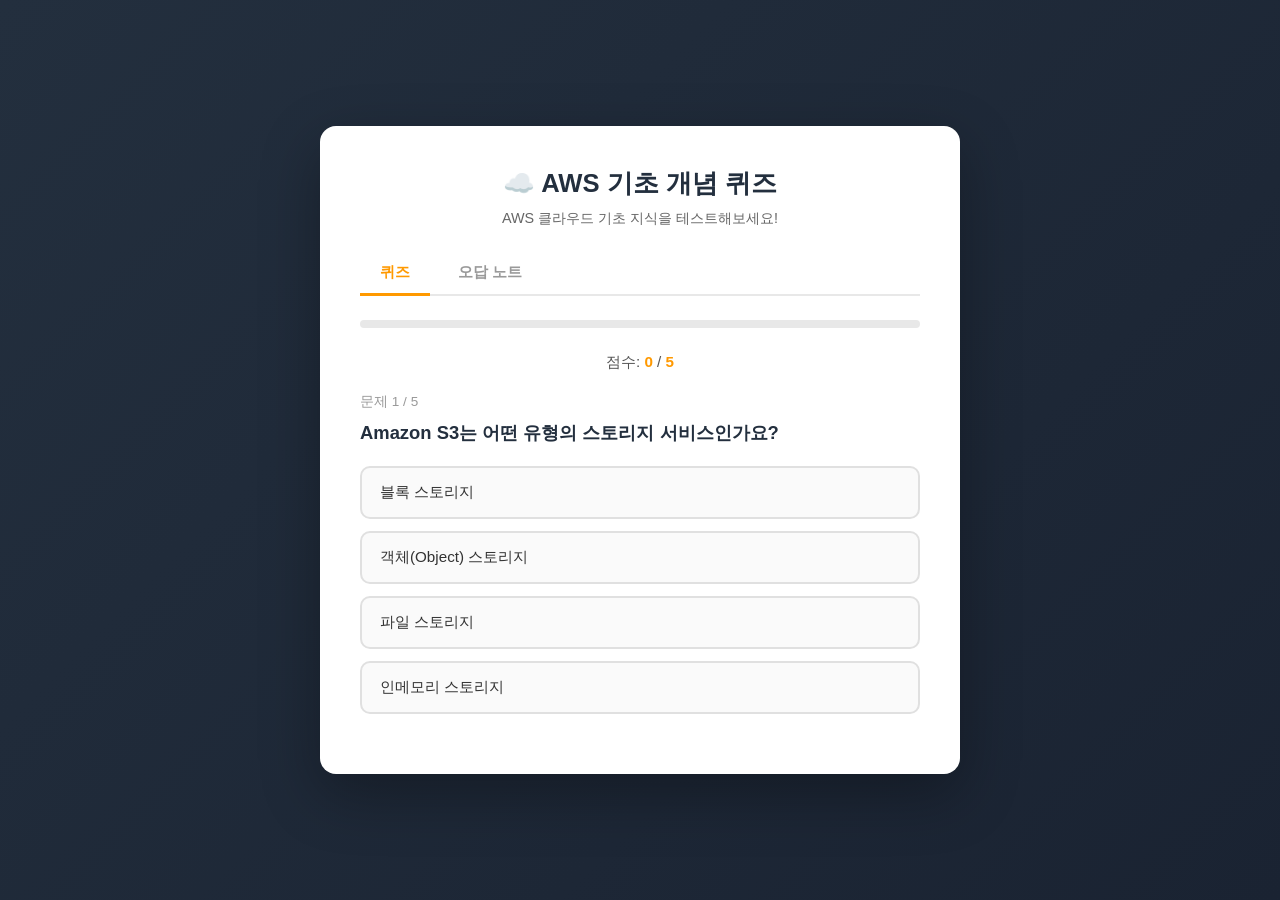
<file: 1.quiz-app/2.vibe-coded/index.html>
<!doctype html>
<html lang="ko">
  <head>
    <meta charset="UTF-8" />
    <meta name="viewport" content="width=device-width, initial-scale=1.0" />
    <title>AWS 기초 개념 퀴즈</title>
    <style>
      * {
        margin: 0;
        padding: 0;
        box-sizing: border-box;
      }

      body {
        font-family:
          -apple-system, BlinkMacSystemFont, "Segoe UI", Roboto, sans-serif;
        background: linear-gradient(135deg, #232f3e 0%, #1a2332 100%);
        min-height: 100vh;
        display: flex;
        align-items: center;
        justify-content: center;
        padding: 20px;
      }

      .container {
        background: #fff;
        border-radius: 16px;
        box-shadow: 0 20px 60px rgba(0, 0, 0, 0.3);
        max-width: 640px;
        width: 100%;
        padding: 40px;
      }

      h1 {
        text-align: center;
        color: #232f3e;
        margin-bottom: 8px;
        font-size: 1.6rem;
      }

      .subtitle {
        text-align: center;
        color: #666;
        margin-bottom: 24px;
        font-size: 0.9rem;
      }

      .nav-tabs {
        display: flex;
        gap: 8px;
        margin-bottom: 24px;
        border-bottom: 2px solid #e8e8e8;
        padding-bottom: 0;
      }

      .nav-tab {
        padding: 10px 20px;
        border: none;
        background: none;
        font-size: 0.95rem;
        font-weight: 600;
        color: #999;
        cursor: pointer;
        border-bottom: 3px solid transparent;
        margin-bottom: -2px;
        transition: all 0.2s ease;
      }

      .nav-tab:hover {
        color: #555;
      }

      .nav-tab.active {
        color: #ff9900;
        border-bottom-color: #ff9900;
      }

      .nav-tab .badge {
        display: inline-block;
        background: #c62828;
        color: #fff;
        font-size: 0.7rem;
        padding: 2px 6px;
        border-radius: 10px;
        margin-left: 6px;
        font-weight: 700;
      }

      .progress-bar {
        background: #e8e8e8;
        border-radius: 20px;
        height: 8px;
        margin-bottom: 24px;
        overflow: hidden;
      }

      .progress-bar-fill {
        background: linear-gradient(90deg, #ff9900, #ffb84d);
        height: 100%;
        border-radius: 20px;
        transition: width 0.4s ease;
      }

      .score-display {
        text-align: center;
        font-size: 0.95rem;
        color: #555;
        margin-bottom: 20px;
      }

      .score-display span {
        font-weight: 700;
        color: #ff9900;
      }

      .question-number {
        font-size: 0.85rem;
        color: #999;
        margin-bottom: 8px;
      }

      .question-text {
        font-size: 1.15rem;
        font-weight: 600;
        color: #232f3e;
        margin-bottom: 20px;
        line-height: 1.5;
      }

      .options {
        display: flex;
        flex-direction: column;
        gap: 12px;
        margin-bottom: 20px;
      }

      .option-btn {
        padding: 14px 18px;
        border: 2px solid #e0e0e0;
        border-radius: 10px;
        background: #fafafa;
        cursor: pointer;
        font-size: 0.95rem;
        text-align: left;
        transition: all 0.2s ease;
        color: #333;
      }

      .option-btn:hover:not(:disabled) {
        border-color: #ff9900;
        background: #fff8ee;
      }

      .option-btn:disabled {
        cursor: default;
      }

      .option-btn.correct {
        border-color: #2e7d32;
        background: #e8f5e9;
        color: #2e7d32;
        font-weight: 600;
      }

      .option-btn.wrong {
        border-color: #c62828;
        background: #ffebee;
        color: #c62828;
      }

      .explanation {
        background: #f5f5f5;
        border-left: 4px solid #ff9900;
        padding: 14px 18px;
        border-radius: 0 8px 8px 0;
        margin-bottom: 20px;
        font-size: 0.9rem;
        line-height: 1.6;
        color: #444;
        display: none;
      }

      .explanation.show {
        display: block;
      }

      .next-btn {
        display: none;
        width: 100%;
        padding: 14px;
        background: linear-gradient(135deg, #ff9900, #ffb84d);
        color: #fff;
        border: none;
        border-radius: 10px;
        font-size: 1rem;
        font-weight: 600;
        cursor: pointer;
        transition:
          transform 0.2s ease,
          box-shadow 0.2s ease;
      }

      .next-btn:hover {
        transform: translateY(-2px);
        box-shadow: 0 4px 12px rgba(255, 153, 0, 0.4);
      }

      .next-btn.show {
        display: block;
      }

      .result-section {
        text-align: center;
        display: none;
      }

      .result-section.show {
        display: block;
      }

      .result-emoji {
        font-size: 3rem;
        margin-bottom: 16px;
      }

      .result-score {
        font-size: 1.8rem;
        font-weight: 700;
        color: #232f3e;
        margin-bottom: 8px;
      }

      .result-message {
        color: #666;
        margin-bottom: 24px;
        font-size: 1rem;
      }

      .result-buttons {
        display: flex;
        gap: 12px;
        justify-content: center;
        flex-wrap: wrap;
      }

      .reset-btn {
        padding: 14px 32px;
        background: #232f3e;
        color: #fff;
        border: none;
        border-radius: 10px;
        font-size: 1rem;
        font-weight: 600;
        cursor: pointer;
        transition: background 0.2s ease;
      }

      .reset-btn:hover {
        background: #37475a;
      }

      .retry-wrong-btn {
        padding: 14px 32px;
        background: #c62828;
        color: #fff;
        border: none;
        border-radius: 10px;
        font-size: 1rem;
        font-weight: 600;
        cursor: pointer;
        transition: background 0.2s ease;
      }

      .retry-wrong-btn:hover {
        background: #e53935;
      }

      .retry-wrong-btn:disabled {
        background: #ccc;
        cursor: default;
      }

      .retry-badge {
        display: none;
        text-align: center;
        background: #ffebee;
        color: #c62828;
        padding: 8px 16px;
        border-radius: 8px;
        font-size: 0.85rem;
        font-weight: 600;
        margin-bottom: 16px;
      }

      .retry-badge.show {
        display: block;
      }

      /* Scrapbook styles */
      .scrapbook-section {
        display: none;
      }

      .scrapbook-section.show {
        display: block;
      }

      .scrapbook-empty {
        text-align: center;
        padding: 40px 20px;
        color: #999;
      }

      .scrapbook-empty-icon {
        font-size: 2.5rem;
        margin-bottom: 12px;
      }

      .scrapbook-empty-text {
        font-size: 0.95rem;
      }

      .scrap-card {
        border: 2px solid #ffcdd2;
        border-radius: 12px;
        padding: 18px;
        margin-bottom: 16px;
        background: #fff;
      }

      .scrap-card-header {
        display: flex;
        justify-content: space-between;
        align-items: center;
        margin-bottom: 10px;
      }

      .scrap-card-number {
        font-size: 0.8rem;
        color: #c62828;
        font-weight: 600;
        background: #ffebee;
        padding: 3px 10px;
        border-radius: 12px;
      }

      .scrap-card-remove {
        background: none;
        border: none;
        color: #999;
        cursor: pointer;
        font-size: 1.2rem;
        padding: 4px 8px;
        border-radius: 6px;
        transition: all 0.2s;
      }

      .scrap-card-remove:hover {
        background: #ffebee;
        color: #c62828;
      }

      .scrap-card-question {
        font-weight: 600;
        color: #232f3e;
        margin-bottom: 10px;
        font-size: 0.95rem;
        line-height: 1.4;
      }

      .scrap-card-answer {
        display: flex;
        gap: 8px;
        margin-bottom: 6px;
        font-size: 0.85rem;
      }

      .scrap-label {
        font-weight: 600;
        white-space: nowrap;
      }

      .scrap-label.wrong {
        color: #c62828;
      }

      .scrap-label.correct {
        color: #2e7d32;
      }

      .scrap-card-explanation {
        margin-top: 10px;
        padding-top: 10px;
        border-top: 1px solid #eee;
        font-size: 0.85rem;
        color: #666;
        line-height: 1.5;
      }

      .scrapbook-actions {
        margin-top: 20px;
        text-align: center;
      }

      .clear-scrap-btn {
        padding: 10px 24px;
        background: #f5f5f5;
        color: #666;
        border: 2px solid #e0e0e0;
        border-radius: 8px;
        font-size: 0.9rem;
        font-weight: 600;
        cursor: pointer;
        transition: all 0.2s;
      }

      .clear-scrap-btn:hover {
        background: #ffebee;
        border-color: #c62828;
        color: #c62828;
      }
    </style>
  </head>
  <body>
    <div class="container">
      <h1>☁️ AWS 기초 개념 퀴즈</h1>
      <p class="subtitle">AWS 클라우드 기초 지식을 테스트해보세요!</p>

      <div class="nav-tabs">
        <button class="nav-tab active" id="tabQuiz" onclick="switchTab('quiz')">
          퀴즈
        </button>
        <button
          class="nav-tab"
          id="tabScrapbook"
          onclick="switchTab('scrapbook')"
        >
          오답 노트
          <span class="badge" id="scrapBadge" style="display: none">0</span>
        </button>
      </div>

      <!-- Quiz Tab -->
      <div id="quizTab">
        <div class="progress-bar">
          <div class="progress-bar-fill" id="progressFill"></div>
        </div>

        <div class="score-display">
          점수: <span id="scoreText">0</span> / <span id="totalText">5</span>
        </div>

        <div id="quizSection">
          <div class="retry-badge" id="retryBadge">
            🔄 틀린 문제 다시 풀기 모드
          </div>
          <p class="question-number" id="questionNumber"></p>
          <p class="question-text" id="questionText"></p>
          <div class="options" id="optionsContainer"></div>
          <div class="explanation" id="explanation"></div>
          <button class="next-btn" id="nextBtn" onclick="nextQuestion()">
            다음 문제
          </button>
        </div>

        <div class="result-section" id="resultSection">
          <div class="result-emoji" id="resultEmoji"></div>
          <div class="result-score" id="resultScore"></div>
          <p class="result-message" id="resultMessage"></p>
          <div class="result-buttons">
            <button class="reset-btn" onclick="resetQuiz()">
              전체 다시 풀기
            </button>
            <button
              class="retry-wrong-btn"
              id="retryWrongBtn"
              onclick="retryWrong()"
            >
              틀린 문제만 다시 풀기
            </button>
          </div>
        </div>
      </div>

      <!-- Scrapbook Tab -->
      <div class="scrapbook-section" id="scrapbookTab">
        <div id="scrapbookContent"></div>
        <div
          class="scrapbook-actions"
          id="scrapbookActions"
          style="display: none"
        >
          <button class="clear-scrap-btn" onclick="clearScrapbook()">
            오답 노트 전체 삭제
          </button>
        </div>
      </div>
    </div>

    <script>
      const quizData = [
        {
          question: "Amazon S3는 어떤 유형의 스토리지 서비스인가요?",
          options: [
            "블록 스토리지",
            "객체(Object) 스토리지",
            "파일 스토리지",
            "인메모리 스토리지",
          ],
          answer: 1,
          explanation:
            "Amazon S3(Simple Storage Service)는 객체 스토리지 서비스입니다. 파일을 객체로 저장하며, 각 객체는 데이터, 메타데이터, 고유 키로 구성됩니다. 블록 스토리지는 EBS, 파일 스토리지는 EFS가 담당합니다.",
        },
        {
          question: "AWS에서 가상 서버를 제공하는 서비스는 무엇인가요?",
          options: [
            "AWS Lambda",
            "Amazon RDS",
            "Amazon EC2",
            "Amazon DynamoDB",
          ],
          answer: 2,
          explanation:
            "Amazon EC2(Elastic Compute Cloud)는 클라우드에서 가상 서버(인스턴스)를 제공하는 서비스입니다. Lambda는 서버리스 컴퓨팅, RDS는 관계형 데이터베이스, DynamoDB는 NoSQL 데이터베이스 서비스입니다.",
        },
        {
          question: "AWS에서 사용자 및 권한을 관리하는 서비스는 무엇인가요?",
          options: [
            "Amazon CloudWatch",
            "AWS IAM",
            "Amazon VPC",
            "AWS CloudTrail",
          ],
          answer: 1,
          explanation:
            "AWS IAM(Identity and Access Management)은 사용자, 그룹, 역할을 생성하고 AWS 리소스에 대한 접근 권한을 관리하는 서비스입니다. CloudWatch는 모니터링, VPC는 네트워크, CloudTrail은 API 호출 로깅 서비스입니다.",
        },
        {
          question: "AWS 리전(Region)에 대한 설명으로 올바른 것은?",
          options: [
            "전 세계에 단 하나만 존재한다",
            "하나의 리전에는 하나의 가용 영역만 있다",
            "리전은 지리적으로 분리된 독립적인 영역이며, 여러 가용 영역(AZ)으로 구성된다",
            "리전 간 데이터는 자동으로 복제된다",
          ],
          answer: 2,
          explanation:
            "AWS 리전은 전 세계 여러 지역에 분포한 독립적인 지리적 영역입니다. 각 리전은 2개 이상의 가용 영역(Availability Zone)으로 구성되어 고가용성을 제공합니다. 리전 간 데이터 복제는 자동이 아니라 사용자가 설정해야 합니다.",
        },
        {
          question: "서버를 관리하지 않고 코드를 실행할 수 있는 AWS 서비스는?",
          options: [
            "Amazon EC2",
            "Amazon ECS",
            "AWS Lambda",
            "AWS Elastic Beanstalk",
          ],
          answer: 2,
          explanation:
            "AWS Lambda는 서버리스 컴퓨팅 서비스로, 서버 프로비저닝이나 관리 없이 코드를 실행할 수 있습니다. 이벤트에 의해 트리거되며, 실행한 시간만큼만 비용이 부과됩니다. EC2는 가상 서버, ECS는 컨테이너 서비스, Elastic Beanstalk는 PaaS 형태의 배포 서비스입니다.",
        },
      ];

      // Quiz state
      let activeIndices = [];
      let currentIndex = 0;
      let score = 0;
      let answers = [];
      let retryMode = false;

      // Scrapbook state (persisted separately)
      let scrapbook = []; // array of { questionIndex, selectedAnswer, timestamp }

      function loadState() {
        const saved = localStorage.getItem("awsQuizState");
        if (saved) {
          const state = JSON.parse(saved);
          activeIndices = state.activeIndices || [
            ...Array(quizData.length).keys(),
          ];
          currentIndex = state.currentIndex || 0;
          score = state.score || 0;
          answers = state.answers || [];
          retryMode = state.retryMode || false;
        } else {
          activeIndices = [...Array(quizData.length).keys()];
          currentIndex = 0;
          score = 0;
          answers = [];
          retryMode = false;
        }

        const savedScrap = localStorage.getItem("awsQuizScrapbook");
        if (savedScrap) {
          scrapbook = JSON.parse(savedScrap);
        }
      }

      function saveState() {
        const state = {
          activeIndices,
          currentIndex,
          score,
          answers,
          retryMode,
        };
        localStorage.setItem("awsQuizState", JSON.stringify(state));
      }

      function saveScrapbook() {
        localStorage.setItem("awsQuizScrapbook", JSON.stringify(scrapbook));
        updateScrapBadge();
      }

      function addToScrapbook(questionIndex, selectedAnswer) {
        // Avoid duplicates (same question)
        const exists = scrapbook.find((s) => s.questionIndex === questionIndex);
        if (!exists) {
          scrapbook.push({
            questionIndex,
            selectedAnswer,
            timestamp: new Date().toLocaleString("ko-KR"),
          });
          saveScrapbook();
        }
      }

      function removeFromScrapbook(questionIndex) {
        scrapbook = scrapbook.filter((s) => s.questionIndex !== questionIndex);
        saveScrapbook();
        renderScrapbook();
      }

      function removeFromScrapbookSilent(questionIndex) {
        scrapbook = scrapbook.filter((s) => s.questionIndex !== questionIndex);
        saveScrapbook();
      }

      function clearScrapbook() {
        if (confirm("오답 노트를 전체 삭제하시겠습니까?")) {
          scrapbook = [];
          saveScrapbook();
          renderScrapbook();
        }
      }

      function updateScrapBadge() {
        const badge = document.getElementById("scrapBadge");
        if (scrapbook.length > 0) {
          badge.style.display = "inline-block";
          badge.textContent = scrapbook.length;
        } else {
          badge.style.display = "none";
        }
      }

      // Tab navigation
      function switchTab(tab) {
        const quizTab = document.getElementById("quizTab");
        const scrapbookTab = document.getElementById("scrapbookTab");
        const tabQuiz = document.getElementById("tabQuiz");
        const tabScrapbook = document.getElementById("tabScrapbook");

        if (tab === "quiz") {
          quizTab.style.display = "block";
          scrapbookTab.classList.remove("show");
          tabQuiz.classList.add("active");
          tabScrapbook.classList.remove("active");
        } else {
          quizTab.style.display = "none";
          scrapbookTab.classList.add("show");
          tabQuiz.classList.remove("active");
          tabScrapbook.classList.add("active");
          renderScrapbook();
        }
      }

      function renderScrapbook() {
        const content = document.getElementById("scrapbookContent");
        const actions = document.getElementById("scrapbookActions");

        if (scrapbook.length === 0) {
          content.innerHTML = `
          <div class="scrapbook-empty">
            <div class="scrapbook-empty-icon">📋</div>
            <p class="scrapbook-empty-text">아직 스크랩한 오답이 없습니다.<br>퀴즈에서 틀린 문제가 자동으로 저장됩니다.</p>
          </div>
        `;
          actions.style.display = "none";
          return;
        }

        actions.style.display = "block";
        let html = "";

        scrapbook.forEach((item) => {
          const q = quizData[item.questionIndex];
          const selectedText = q.options[item.selectedAnswer];
          const correctText = q.options[q.answer];

          html += `
          <div class="scrap-card">
            <div class="scrap-card-header">
              <span class="scrap-card-number">문제 ${item.questionIndex + 1} · ${item.timestamp}</span>
              <button class="scrap-card-remove" onclick="removeFromScrapbook(${item.questionIndex})" title="삭제">✕</button>
            </div>
            <div class="scrap-card-question">${q.question}</div>
            <div class="scrap-card-answer">
              <span class="scrap-label wrong">내 답:</span>
              <span>${selectedText}</span>
            </div>
            <div class="scrap-card-answer">
              <span class="scrap-label correct">정답:</span>
              <span>${correctText}</span>
            </div>
            <div class="scrap-card-explanation">${q.explanation}</div>
          </div>
        `;
        });

        content.innerHTML = html;
      }

      function renderQuestion() {
        if (currentIndex >= activeIndices.length) {
          showResult();
          return;
        }

        const qIdx = activeIndices[currentIndex];
        const q = quizData[qIdx];
        const total = activeIndices.length;

        document.getElementById("questionNumber").textContent =
          `문제 ${currentIndex + 1} / ${total}`;
        document.getElementById("questionText").textContent = q.question;
        document.getElementById("scoreText").textContent = score;
        document.getElementById("totalText").textContent = total;

        const progress = (currentIndex / total) * 100;
        document.getElementById("progressFill").style.width = progress + "%";

        const badge = document.getElementById("retryBadge");
        if (retryMode) {
          badge.classList.add("show");
        } else {
          badge.classList.remove("show");
        }

        const container = document.getElementById("optionsContainer");
        container.innerHTML = "";

        q.options.forEach((option, index) => {
          const btn = document.createElement("button");
          btn.className = "option-btn";
          btn.textContent = option;
          btn.onclick = () => selectAnswer(index);
          container.appendChild(btn);
        });

        document.getElementById("explanation").classList.remove("show");
        document.getElementById("nextBtn").classList.remove("show");

        if (answers[qIdx] !== undefined) {
          showAnswerResult(answers[qIdx], qIdx);
        }

        document.getElementById("quizSection").style.display = "block";
        document.getElementById("resultSection").classList.remove("show");
      }

      function selectAnswer(selected) {
        const qIdx = activeIndices[currentIndex];
        if (answers[qIdx] !== undefined) return;

        answers[qIdx] = selected;
        const q = quizData[qIdx];

        if (selected === q.answer) {
          score++;
          document.getElementById("scoreText").textContent = score;
          // Correct answer -> remove from scrapbook if it was there
          removeFromScrapbookSilent(qIdx);
        } else {
          // Wrong answer -> auto-add to scrapbook
          addToScrapbook(qIdx, selected);
        }

        saveState();
        showAnswerResult(selected, qIdx);
      }

      function showAnswerResult(selected, qIdx) {
        const q = quizData[qIdx];
        const buttons = document.querySelectorAll(".option-btn");

        buttons.forEach((btn, index) => {
          btn.disabled = true;
          if (index === q.answer) {
            btn.classList.add("correct");
          } else if (index === selected && selected !== q.answer) {
            btn.classList.add("wrong");
          }
        });

        document.getElementById("explanation").textContent = q.explanation;
        document.getElementById("explanation").classList.add("show");
        document.getElementById("nextBtn").classList.add("show");

        if (currentIndex === activeIndices.length - 1) {
          document.getElementById("nextBtn").textContent = "결과 보기";
        } else {
          document.getElementById("nextBtn").textContent = "다음 문제";
        }
      }

      function nextQuestion() {
        currentIndex++;
        saveState();
        renderQuestion();
      }

      function getWrongIndices() {
        const wrong = [];
        for (const idx of activeIndices) {
          if (
            answers[idx] !== undefined &&
            answers[idx] !== quizData[idx].answer
          ) {
            wrong.push(idx);
          }
        }
        return wrong;
      }

      function showResult() {
        document.getElementById("quizSection").style.display = "none";
        document.getElementById("resultSection").classList.add("show");
        document.getElementById("progressFill").style.width = "100%";

        const total = activeIndices.length;
        const percentage = (score / total) * 100;
        let emoji, message;

        if (percentage === 100) {
          emoji = "🏆";
          message = "완벽합니다! AWS 기초를 확실히 이해하고 계시네요!";
        } else if (percentage >= 60) {
          emoji = "👍";
          message = "좋습니다! 몇 가지 개념을 더 공부하면 완벽해질 거예요!";
        } else {
          emoji = "📚";
          message = "AWS 기초 개념을 조금 더 학습해보세요!";
        }

        document.getElementById("resultEmoji").textContent = emoji;
        document.getElementById("resultScore").textContent =
          `${score} / ${total}`;
        document.getElementById("resultMessage").textContent = message;

        const wrongCount = getWrongIndices().length;
        const retryBtn = document.getElementById("retryWrongBtn");
        if (wrongCount > 0) {
          retryBtn.disabled = false;
          retryBtn.textContent = `틀린 문제만 다시 풀기 (${wrongCount}문제)`;
        } else {
          retryBtn.disabled = true;
          retryBtn.textContent = "모두 정답!";
        }
      }

      function retryWrong() {
        const wrongIndices = getWrongIndices();
        if (wrongIndices.length === 0) return;

        for (const idx of wrongIndices) {
          delete answers[idx];
        }

        activeIndices = wrongIndices;
        currentIndex = 0;
        score = 0;
        retryMode = true;
        saveState();

        document.getElementById("nextBtn").textContent = "다음 문제";
        renderQuestion();
      }

      function resetQuiz() {
        activeIndices = [...Array(quizData.length).keys()];
        currentIndex = 0;
        score = 0;
        answers = [];
        retryMode = false;
        localStorage.removeItem("awsQuizState");
        document.getElementById("nextBtn").textContent = "다음 문제";
        document.getElementById("retryBadge").classList.remove("show");
        renderQuestion();
      }

      // Initialize
      loadState();
      updateScrapBadge();
      renderQuestion();
    </script>
  </body>
</html>
</file>
<file: 1.quiz-app/3.spec-driven/style.css>
/* Reset */
*,
*::before,
*::after {
  margin: 0;
  padding: 0;
  box-sizing: border-box;
}

/* Base */
body {
  font-family: -apple-system, BlinkMacSystemFont, "Segoe UI", Roboto, sans-serif;
  background: linear-gradient(135deg, #232f3e 0%, #1a2332 100%);
  min-height: 100vh;
  display: flex;
  align-items: center;
  justify-content: center;
  padding: 20px;
}

/* Container */
.container {
  background: #fff;
  border-radius: 16px;
  box-shadow: 0 20px 60px rgba(0, 0, 0, 0.3);
  max-width: 640px;
  width: 100%;
  padding: 40px;
}

/* Typography */
h1 {
  text-align: center;
  color: #232f3e;
  margin-bottom: 8px;
  font-size: 1.6rem;
}

.subtitle {
  text-align: center;
  color: #666;
  margin-bottom: 24px;
  font-size: 0.9rem;
}

/* Tabs */
.nav-tabs {
  display: flex;
  gap: 8px;
  margin-bottom: 24px;
  border-bottom: 2px solid #e8e8e8;
  padding-bottom: 0;
}

.nav-tab {
  padding: 10px 20px;
  border: none;
  background: none;
  font-size: 0.95rem;
  font-weight: 600;
  color: #999;
  cursor: pointer;
  border-bottom: 3px solid transparent;
  margin-bottom: -2px;
  transition: color 0.2s ease, border-color 0.2s ease;
}

.nav-tab:hover {
  color: #555;
}

.nav-tab.active {
  color: #ff9900;
  border-bottom-color: #ff9900;
}

.badge {
  display: inline-block;
  background: #c62828;
  color: #fff;
  font-size: 0.7rem;
  padding: 2px 6px;
  border-radius: 10px;
  margin-left: 6px;
  font-weight: 700;
}

/* Progress bar */
.progress-bar {
  background: #e8e8e8;
  border-radius: 20px;
  height: 8px;
  margin-bottom: 24px;
  overflow: hidden;
}

.progress-bar-fill {
  background: linear-gradient(90deg, #ff9900, #ffb84d);
  height: 100%;
  border-radius: 20px;
  transition: width 0.4s ease;
  width: 0;
}

/* Score */
.score-display {
  text-align: center;
  font-size: 0.95rem;
  color: #555;
  margin-bottom: 20px;
}

.score-display span {
  font-weight: 700;
  color: #ff9900;
}

/* Question */
.question-number {
  font-size: 0.85rem;
  color: #999;
  margin-bottom: 8px;
}

.question-text {
  font-size: 1.15rem;
  font-weight: 600;
  color: #232f3e;
  margin-bottom: 20px;
  line-height: 1.5;
}

/* Options */
.options {
  display: flex;
  flex-direction: column;
  gap: 12px;
  margin-bottom: 20px;
}

.option-btn {
  padding: 14px 18px;
  border: 2px solid #e0e0e0;
  border-radius: 10px;
  background: #fafafa;
  cursor: pointer;
  font-size: 0.95rem;
  text-align: left;
  transition: border-color 0.2s ease, background 0.2s ease;
  color: #333;
}

.option-btn:hover:not(:disabled) {
  border-color: #ff9900;
  background: #fff8ee;
}

.option-btn:disabled {
  cursor: default;
}

.option-btn.correct {
  border-color: #2e7d32;
  background: #e8f5e9;
  color: #2e7d32;
  font-weight: 600;
}

.option-btn.wrong {
  border-color: #c62828;
  background: #ffebee;
  color: #c62828;
}

/* Explanation */
.explanation {
  background: #f5f5f5;
  border-left: 4px solid #ff9900;
  padding: 14px 18px;
  border-radius: 0 8px 8px 0;
  margin-bottom: 20px;
  font-size: 0.9rem;
  line-height: 1.6;
  color: #444;
}

/* Buttons */
.next-btn {
  width: 100%;
  padding: 14px;
  background: linear-gradient(135deg, #ff9900, #ffb84d);
  color: #fff;
  border: none;
  border-radius: 10px;
  font-size: 1rem;
  font-weight: 600;
  cursor: pointer;
  transition: transform 0.2s ease, box-shadow 0.2s ease;
}

.next-btn:hover {
  transform: translateY(-2px);
  box-shadow: 0 4px 12px rgba(255, 153, 0, 0.4);
}

.reset-btn {
  padding: 14px 32px;
  background: #232f3e;
  color: #fff;
  border: none;
  border-radius: 10px;
  font-size: 1rem;
  font-weight: 600;
  cursor: pointer;
  transition: background 0.2s ease;
}

.reset-btn:hover {
  background: #37475a;
}

.retry-wrong-btn {
  padding: 14px 32px;
  background: #c62828;
  color: #fff;
  border: none;
  border-radius: 10px;
  font-size: 1rem;
  font-weight: 600;
  cursor: pointer;
  transition: background 0.2s ease;
}

.retry-wrong-btn:hover {
  background: #e53935;
}

.retry-wrong-btn:disabled {
  background: #ccc;
  cursor: default;
}

/* Result */
.result-section {
  text-align: center;
}

.result-emoji {
  font-size: 3rem;
  margin-bottom: 16px;
}

.result-score {
  font-size: 1.8rem;
  font-weight: 700;
  color: #232f3e;
  margin-bottom: 8px;
}

.result-message {
  color: #666;
  margin-bottom: 24px;
  font-size: 1rem;
}

.result-buttons {
  display: flex;
  gap: 12px;
  justify-content: center;
  flex-wrap: wrap;
}

/* Retry badge */
.retry-badge {
  text-align: center;
  background: #ffebee;
  color: #c62828;
  padding: 8px 16px;
  border-radius: 8px;
  font-size: 0.85rem;
  font-weight: 600;
  margin-bottom: 16px;
}

/* Scrapbook */
.scrapbook-section {
  /* shown/hidden via .hidden class */
}

.scrapbook-empty {
  text-align: center;
  padding: 40px 20px;
  color: #999;
}

.scrapbook-empty-icon {
  font-size: 2.5rem;
  margin-bottom: 12px;
}

.scrapbook-empty-text {
  font-size: 0.95rem;
  line-height: 1.5;
}

.scrap-card {
  border: 2px solid #ffcdd2;
  border-radius: 12px;
  padding: 18px;
  margin-bottom: 16px;
  background: #fff;
}

.scrap-card-header {
  display: flex;
  justify-content: space-between;
  align-items: center;
  margin-bottom: 10px;
}

.scrap-card-number {
  font-size: 0.8rem;
  color: #c62828;
  font-weight: 600;
  background: #ffebee;
  padding: 3px 10px;
  border-radius: 12px;
}

.scrap-card-remove {
  background: none;
  border: none;
  color: #999;
  cursor: pointer;
  font-size: 1.2rem;
  padding: 4px 8px;
  border-radius: 6px;
  transition: background 0.2s, color 0.2s;
}

.scrap-card-remove:hover {
  background: #ffebee;
  color: #c62828;
}

.scrap-card-question {
  font-weight: 600;
  color: #232f3e;
  margin-bottom: 10px;
  font-size: 0.95rem;
  line-height: 1.4;
}

.scrap-card-answer {
  display: flex;
  gap: 8px;
  margin-bottom: 6px;
  font-size: 0.85rem;
}

.scrap-label {
  font-weight: 600;
  white-space: nowrap;
}

.scrap-label.wrong {
  color: #c62828;
}

.scrap-label.correct {
  color: #2e7d32;
}

.scrap-card-explanation {
  margin-top: 10px;
  padding-top: 10px;
  border-top: 1px solid #eee;
  font-size: 0.85rem;
  color: #666;
  line-height: 1.5;
}

.scrapbook-actions {
  margin-top: 20px;
  text-align: center;
}

.clear-scrap-btn {
  padding: 10px 24px;
  background: #f5f5f5;
  color: #666;
  border: 2px solid #e0e0e0;
  border-radius: 8px;
  font-size: 0.9rem;
  font-weight: 600;
  cursor: pointer;
  transition: background 0.2s, border-color 0.2s, color 0.2s;
}

.clear-scrap-btn:hover {
  background: #ffebee;
  border-color: #c62828;
  color: #c62828;
}

/* Utility */
.hidden {
  display: none !important;
}

/* Responsive */
@media (max-width: 480px) {
  .container {
    padding: 20px;
  }

  h1 {
    font-size: 1.3rem;
  }

  .result-buttons {
    flex-direction: column;
  }

  .reset-btn,
  .retry-wrong-btn {
    width: 100%;
  }
}
</file>
